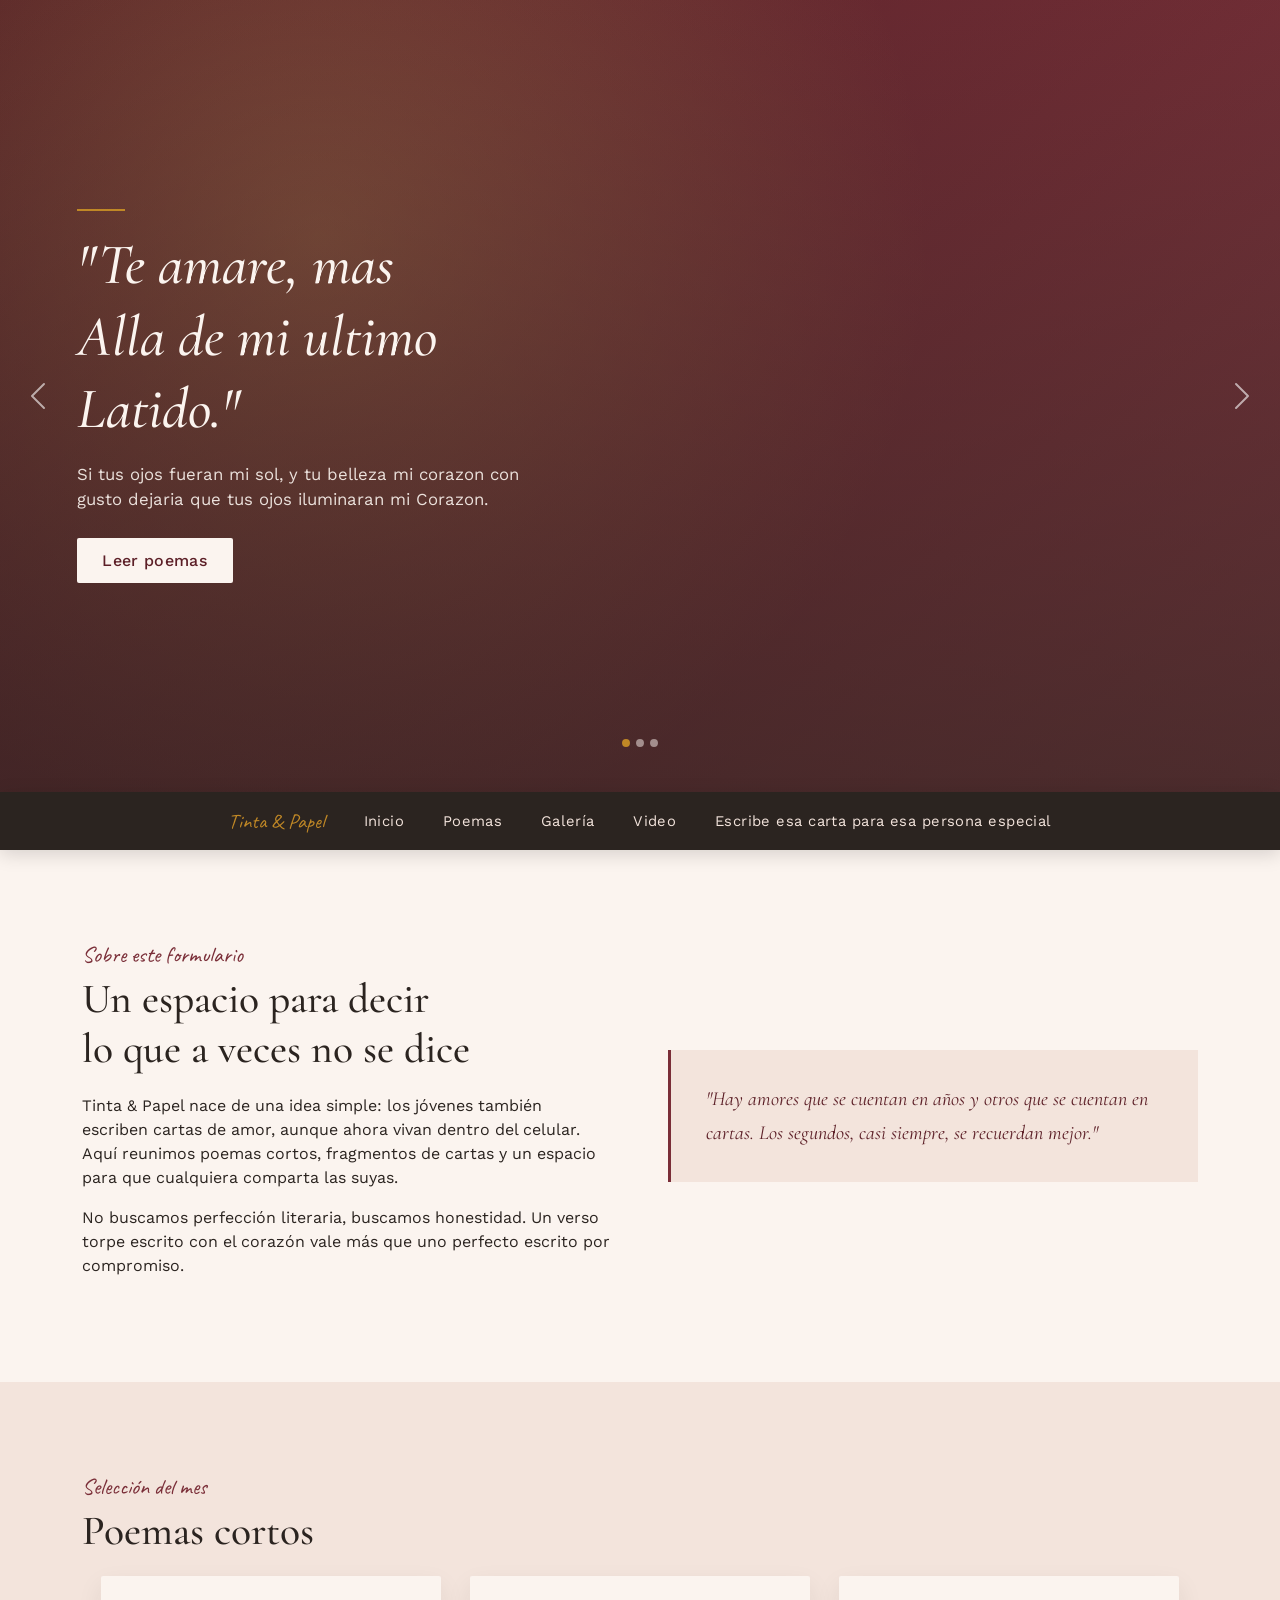
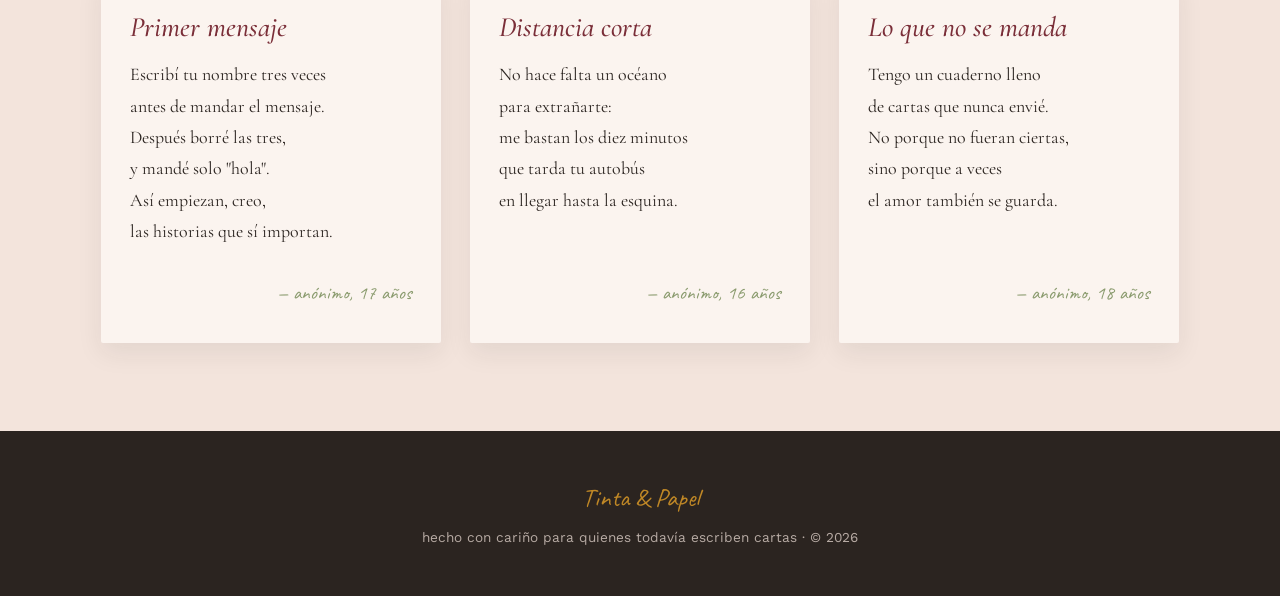
<file: index.html>
<!DOCTYPE html>
<html lang="es">
<head>
<meta charset="UTF-8">
<meta name="viewport" content="width=device-width, initial-scale=1.0">
<title>Tinta y Corazon — Inicio</title>

<link href="https://cdn.jsdelivr.net/npm/bootstrap@5.3.3/dist/css/bootstrap.min.css" rel="stylesheet">
<link rel="preconnect" href="https://fonts.googleapis.com">
<link href="https://fonts.googleapis.com/css2?family=Cormorant+Garamond:ital,wght@0,400;0,500;0,600;1,500&family=Caveat:wght@500;700&family=Work+Sans:wght@400;500;600&display=swap" rel="stylesheet">
<link href="css/Inicio.css" rel="stylesheet">
</head>
<body>

<!-- ===== CARRUSEL AL INICIO ===== -->
<div id="hero-carousel" class="carousel slide" data-bs-ride="carousel">
  <div class="carousel-indicators">
    <button type="button" data-bs-target="#hero-carousel" data-bs-slide-to="0" class="active"></button>
    <button type="button" data-bs-target="#hero-carousel" data-bs-slide-to="1"></button>
    <button type="button" data-bs-target="#hero-carousel" data-bs-slide-to="2"></button>
  </div>
  <div class="carousel-inner">
    <div class="carousel-item active">
      <div class="slide-bg slide-1">
        <div class="slide-text">
          <div class="eyebrow-line"></div>
          <h2>"Te amare, mas<br>Alla de mi ultimo Latido."</h2>
          <p>Si tus ojos fueran mi sol, y tu belleza mi corazon con gusto dejaria que tus ojos iluminaran mi Corazon.</p>
          <a href="#poemas" class="btn btn-parchment">Leer poemas</a>
        </div>
      </div>
    </div>
    <div class="carousel-item">
      <div class="slide-bg slide-2">
        <div class="slide-text">
          <div class="eyebrow-line"></div>
          <h2>"Cuando tienes los ojos puestos en la luna,<br>las estrellas no te distraen."</h2>
          <p>Cartas breves, versos jóvenes y confesiones que caben en un bolsillo.</p>
          <a href="imag/Imagenes.html#galeria" class="btn btn-parchment">Ver galería</a>
        </div>
      </div>
    </div>
    <div class="carousel-item">
      <div class="slide-bg slide-3">
        <div class="slide-text">
          <div class="eyebrow-line"></div>
          <h2>"No es amor de una vez,<br>es amor de todas las veces."</h2>
          <p>Escribe tu propia carta para esa persona especial.</p>
          <a href="imag/Contactanos.html" class="btn btn-parchment">Escribir mi carta</a>
        </div>
      </div>
    </div>
  </div>
  <button class="carousel-control-prev" type="button" data-bs-target="#hero-carousel" data-bs-slide="prev">
    <span class="carousel-control-prev-icon"></span>
  </button>
  <button class="carousel-control-next" type="button" data-bs-target="#hero-carousel" data-bs-slide="next">
    <span class="carousel-control-next-icon"></span>
  </button>
</div>

<!-- ===== MENÚ (compartido en las 4 páginas) ===== -->
<nav class="ribbon-nav">
  <div class="nav-flex">
    <span class="ribbon-seal">Tinta &amp; Papel</span>
    <a href="index.html">Inicio</a>
    <a href="index.html#poemas">Poemas</a>
    <a href="imag/Imagenes.html#galeria">Galería</a>
    <a href="imag/Imagenes.html#video">Video</a>
    <a href="imag/Contactanos.html">Escribe esa carta para esa persona especial</a>
  </div>
</nav>

<main>

  <!-- ===== INTRO (CSS GRID) ===== -->
  <section>
    <div class="container">
      <div class="intro-grid">
        <div>
          <span class="section-tag">Sobre este formulario</span>
          <h1 class="section-title">Un espacio para decir<br>lo que a veces no se dice</h1>
          <p>Tinta &amp; Papel nace de una idea simple: los jóvenes también escriben cartas de amor,
            aunque ahora vivan dentro del celular. Aquí reunimos poemas cortos, fragmentos de cartas
            y un espacio para que cualquiera comparta las suyas.</p>
          <p>No buscamos perfección literaria, buscamos honestidad. Un verso torpe escrito con el
            corazón vale más que uno perfecto escrito por compromiso.</p>
        </div>
        <div class="intro-card">
          "Hay amores que se cuentan en años y otros que se cuentan en cartas.
          Los segundos, casi siempre, se recuerdan mejor."
        </div>
      </div>
    </div>
  </section>

  <!-- ===== POEMAS (FLEXBOX) ===== -->
  <section id="poemas" class="bg-soft">
    <div class="container">
      <span class="section-tag">Selección del mes</span>
      <h2 class="section-title">Poemas cortos</h2>
      <div class="poem-row">
        <article class="poem-card">
          <h3>Primer mensaje</h3>
          <p>Escribí tu nombre tres veces<br>antes de mandar el mensaje.<br>
            Después borré las tres,<br>y mandé solo "hola".<br>
            Así empiezan, creo,<br>las historias que sí importan.</p>
          <span class="poem-signature">— anónimo, 17 años</span>
        </article>
        <article class="poem-card">
          <h3>Distancia corta</h3>
          <p>No hace falta un océano<br>para extrañarte:<br>
            me bastan los diez minutos<br>que tarda tu autobús<br>
            en llegar hasta la esquina.</p>
          <span class="poem-signature">— anónimo, 16 años</span>
        </article>
        <article class="poem-card">
          <h3>Lo que no se manda</h3>
          <p>Tengo un cuaderno lleno<br>de cartas que nunca envié.<br>
            No porque no fueran ciertas,<br>sino porque a veces<br>
            el amor también se guarda.</p>
          <span class="poem-signature">— anónimo, 18 años</span>
        </article>
      </div>
    </div>
  </section>

</main>

<footer>
  <div class="script">Tinta &amp; Papel</div>
  <p>hecho con cariño para quienes todavía escriben cartas · © 2026</p>
</footer>

<script src="https://cdn.jsdelivr.net/npm/bootstrap@5.3.3/dist/js/bootstrap.bundle.min.js"></script>
</body>
</html>
</file>
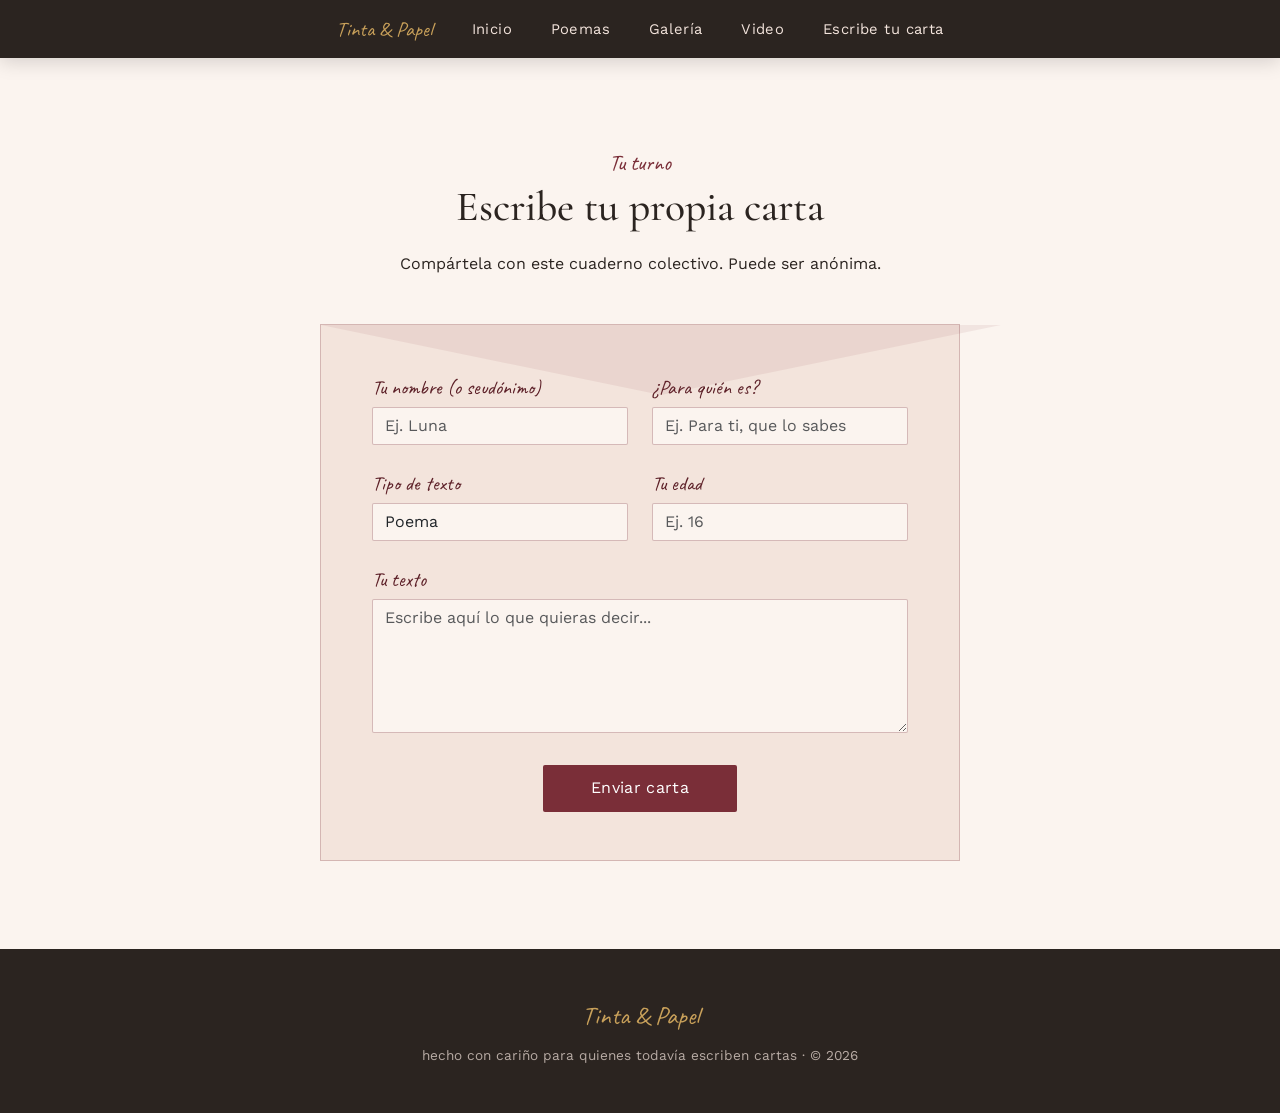
<file: imag/Contactanos.html>
<!DOCTYPE html>
<html lang="es">
<head>
<meta charset="UTF-8">
<meta name="viewport" content="width=device-width, initial-scale=1.0">
<title>Tinta y Papel — Contáctanos</title>

<link href="https://cdn.jsdelivr.net/npm/bootstrap@5.3.3/dist/css/bootstrap.min.css" rel="stylesheet">
<link rel="preconnect" href="https://fonts.googleapis.com">
<link href="https://fonts.googleapis.com/css2?family=Cormorant+Garamond:ital,wght@0,400;0,500;0,600;1,500&family=Caveat:wght@500;700&family=Work+Sans:wght@400;500;600&display=swap" rel="stylesheet">
<link href="../css/Contactanos.css" rel="stylesheet">
</head>
<body>

<!-- ===== MENÚ (igual que en inicio.html) ===== -->
<nav class="ribbon-nav">
  <div class="nav-flex">
    <span class="ribbon-seal">Tinta &amp; Papel</span>
    <a href="../index.html">Inicio</a>
    <a href="../index.html#poemas">Poemas</a>
    <a href="Imagenes.html#galeria">Galería</a>
    <a href="Imagenes.html#video">Video</a>
    <a href="Contactanos.html">Escribe tu carta</a>
  </div>
</nav>

<main>

  <!-- ===== FORMULARIO (SOBRE DE CARTA) ===== -->
  <section id="contacto">
    <div class="container">
      <div class="text-center mb-5">
        <span class="section-tag">Tu turno</span>
        <h2 class="section-title">Escribe tu propia carta</h2>
        <p>Compártela con este cuaderno colectivo. Puede ser anónima.</p>
      </div>

      <form class="envelope-wrap" id="love-form">
        <div class="row g-4">
          <div class="col-md-6">
            <label class="form-label" for="nombre">Tu nombre (o seudónimo)</label>
            <input type="text" class="form-control" id="nombre" placeholder="Ej. Luna" required>
          </div>
          <div class="col-md-6">
            <label class="form-label" for="destinatario">¿Para quién es?</label>
            <input type="text" class="form-control" id="destinatario" placeholder="Ej. Para ti, que lo sabes" required>
          </div>
          <div class="col-md-6">
            <label class="form-label" for="tipo">Tipo de texto</label>
            <select class="form-select" id="tipo">
              <option>Poema</option>
              <option>Carta</option>
              <option>Nota corta</option>
            </select>
          </div>
          <div class="col-md-6">
            <label class="form-label" for="edad">Tu edad</label>
            <input type="number" class="form-control" id="edad" min="13" max="99" placeholder="Ej. 16">
          </div>
          <div class="col-12">
            <label class="form-label" for="mensaje">Tu texto</label>
            <textarea class="form-control" id="mensaje" rows="5" placeholder="Escribe aquí lo que quieras decir..." required></textarea>
          </div>
          <div class="col-12 text-center pt-2">
            <button type="submit" class="btn btn-wine px-5">Enviar carta</button>
            <p id="form-msg" class="mt-3 mb-0 script fs-4" style="color:var(--sage); display:none;">
              Gracias, tu carta fue guardada en el cuaderno ✧
            </p>
          </div>
        </div>
      </form>
    </div>
  </section>

</main>

<footer>
  <div class="script">Tinta &amp; Papel</div>
  <p>hecho con cariño para quienes todavía escriben cartas · © 2026</p>
</footer>

<script src="https://cdn.jsdelivr.net/npm/bootstrap@5.3.3/dist/js/bootstrap.bundle.min.js"></script>
<script>
  document.getElementById('love-form').addEventListener('submit', function(e){
    e.preventDefault();
    document.getElementById('form-msg').style.display = 'block';
    this.reset();
  });
</script>
</body>
</html>
</file>
<file: css/Inicio.css>
:root{
  --parchment:#F3E4DC;
  --parchment-soft:#FBF4EF;
  --ink:#2B2420;
  --wine:#7A2E38;
  --wine-dark:#5C1F27;
  --sage:#8A9B6E;
  --gold:#c08826;
}

*{ box-sizing:border-box; }

body{
  background:var(--parchment-soft);
  color:var(--ink);
  font-family:'Work Sans', sans-serif;
  margin:0;
}

h1,h2,h3,.serif{ font-family:'Cormorant Garamond', serif; }
.script{ font-family:'Caveat', cursive; }
a{ text-decoration:none; }

section{ padding:5.5rem 0; }
.section-tag{
  color:var(--wine);
  font-family:'Caveat', cursive;
  font-size:1.4rem;
  margin-bottom:.2rem;
  display:block;
}
.section-title{
  font-size:clamp(1.9rem, 3.4vw, 2.6rem);
  font-weight:500;
  margin-bottom:1.2rem;
}
.bg-soft{ background:var(--parchment); }

/* ===== MENÚ (listón) — igual en las 4 páginas ===== */
.ribbon-nav{
  background:var(--ink);
  position:sticky;
  top:0;
  z-index:40;
  box-shadow:0 4px 18px rgba(0,0,0,.15);
}
.ribbon-nav .nav-flex{
  display:flex;
  flex-wrap:wrap;
  align-items:center;
  justify-content:center;
  gap:clamp(1rem, 3vw, 2.6rem);
  padding:.85rem 1rem;
}
.ribbon-nav a{
  color:var(--parchment);
  font-size:.92rem;
  letter-spacing:.03em;
  position:relative;
  padding:.2rem 0;
}
.ribbon-nav a::after{
  content:"";
  position:absolute;
  left:0; bottom:-3px;
  width:0%;
  height:1px;
  background:var(--gold);
  transition:width .25s ease;
}
.ribbon-nav a:hover::after{ width:100%; }
.ribbon-seal{
  color:var(--gold);
  font-family:'Caveat', cursive;
  font-size:1.3rem;
}

/* ===== CARRUSEL ===== */
#hero-carousel{ height:88vh; min-height:520px; }
#hero-carousel .carousel-inner,
#hero-carousel .carousel-item{ height:88vh; min-height:520px; }
.slide-bg{
  width:100%; height:100%;
  display:flex; align-items:center;
  background-size:cover; background-position:center;
  position:relative;
}
.slide-bg::after{
  content:"";
  position:absolute; inset:0;
  background:linear-gradient(180deg, rgba(43,36,32,.15) 0%, rgba(43,36,32,.65) 100%);
}
.slide-1{ background-color:#7A2E38; background-image:radial-gradient(circle at 25% 30%, rgba(201,161,90,.35), transparent 55%), linear-gradient(135deg,#5C1F27,#7A2E38 60%,#8A3B45); }
.slide-2{ background-color:#3E4A31; background-image:radial-gradient(circle at 75% 25%, rgba(243,228,220,.2), transparent 50%), linear-gradient(135deg,#2E3624,#4A5936 60%,#6A7A50); }
.slide-3{ background-color:#4A2E3A; background-image:radial-gradient(circle at 50% 75%, rgba(201,161,90,.3), transparent 55%), linear-gradient(135deg,#3A2230,#5C2F42 60%,#7A3E52); }

.slide-text{ position:relative; z-index:2; color:var(--parchment-soft); max-width:640px; padding:0 6vw; }
.slide-text .eyebrow-line{ width:48px; height:2px; background:var(--gold); margin-bottom:1.2rem; }
.slide-text h2{ font-size:clamp(2.1rem, 5vw, 3.6rem); font-style:italic; font-weight:500; line-height:1.25; margin-bottom:1rem; }
.slide-text p{ font-size:1.05rem; opacity:.9; max-width:480px; margin-bottom:1.6rem; }

.btn-parchment{
  background:var(--parchment-soft);
  color:var(--wine-dark);
  border:none;
  padding:.65rem 1.6rem;
  border-radius:2px;
  font-weight:500;
  letter-spacing:.02em;
  transition:transform .25s ease, background .25s ease;
}
.btn-parchment:hover{ background:var(--gold); color:#fff; transform:translateY(-2px); }

#hero-carousel .carousel-indicators{ margin-bottom:2.2rem; }
#hero-carousel .carousel-indicators [data-bs-target]{
  background-color:var(--parchment-soft);
  width:8px; height:8px; border-radius:50%; opacity:.5;
}
#hero-carousel .carousel-indicators .active{ opacity:1; background-color:var(--gold); }
#hero-carousel .carousel-control-prev,
#hero-carousel .carousel-control-next{ width:6%; opacity:.6; }

/* ===== INTRO (GRID) ===== */
.intro-grid{
  display:grid;
  grid-template-columns:1fr 1fr;
  gap:3.5rem;
  align-items:center;
}
.intro-card{
  background:var(--parchment);
  border-left:3px solid var(--wine);
  padding:2rem 2.2rem;
  font-family:'Cormorant Garamond', serif;
  font-size:1.25rem;
  font-style:italic;
  line-height:1.7;
  color:var(--wine-dark);
}
@media (max-width:860px){ .intro-grid{ grid-template-columns:1fr; } }

/* ===== POEMAS (FLEXBOX) ===== */
.poem-row{ display:flex; flex-wrap:wrap; gap:1.8rem; justify-content:center; }
.poem-card{
  flex:1 1 280px;
  max-width:340px;
  background:var(--parchment-soft);
  padding:2.2rem 1.8rem;
  border-radius:2px;
  box-shadow:0 10px 26px rgba(43,36,32,.08);
  display:flex;
  flex-direction:column;
  transition:transform .3s ease;
}
.poem-card:hover{ transform:translateY(-6px); }
.poem-card h3{ color:var(--wine); font-style:italic; margin-bottom:.9rem; }
.poem-card p{ font-family:'Cormorant Garamond', serif; font-size:1.12rem; line-height:1.75; flex-grow:1; }
.poem-signature{ align-self:flex-end; font-family:'Caveat', cursive; color:var(--sage); font-size:1.2rem; margin-top:1rem; }

/* ===== FOOTER ===== */
footer{ background:var(--ink); color:var(--parchment); padding:3rem 0 2rem; text-align:center; }
footer .script{ color:var(--gold); font-size:1.6rem; }
footer p{ opacity:.7; font-size:.85rem; margin-top:.6rem; }
</file>
<file: css/Contactanos.css>
:root{
  --parchment:#F3E4DC;
  --parchment-soft:#FBF4EF;
  --ink:#2B2420;
  --wine:#7A2E38;
  --wine-dark:#5C1F27;
  --sage:#8A9B6E;
  --gold:#C9A15A;
}

*{ box-sizing:border-box; }

body{
  background:var(--parchment-soft);
  color:var(--ink);
  font-family:'Work Sans', sans-serif;
  margin:0;
}

h1,h2,h3,.serif{ font-family:'Cormorant Garamond', serif; }
.script{ font-family:'Caveat', cursive; }
a{ text-decoration:none; }

section{ padding:5.5rem 0; }
.section-tag{
  color:var(--wine);
  font-family:'Caveat', cursive;
  font-size:1.4rem;
  margin-bottom:.2rem;
  display:block;
}
.section-title{
  font-size:clamp(1.9rem, 3.4vw, 2.6rem);
  font-weight:500;
  margin-bottom:1.2rem;
}

/* ===== MENÚ (listón) — igual en las 4 páginas ===== */
.ribbon-nav{
  background:var(--ink);
  position:sticky;
  top:0;
  z-index:40;
  box-shadow:0 4px 18px rgba(0,0,0,.15);
}
.ribbon-nav .nav-flex{
  display:flex;
  flex-wrap:wrap;
  align-items:center;
  justify-content:center;
  gap:clamp(1rem, 3vw, 2.6rem);
  padding:.85rem 1rem;
}
.ribbon-nav a{
  color:var(--parchment);
  font-size:.92rem;
  letter-spacing:.03em;
  position:relative;
  padding:.2rem 0;
}
.ribbon-nav a::after{
  content:"";
  position:absolute;
  left:0; bottom:-3px;
  width:0%;
  height:1px;
  background:var(--gold);
  transition:width .25s ease;
}
.ribbon-nav a:hover::after{ width:100%; }
.ribbon-seal{
  color:var(--gold);
  font-family:'Caveat', cursive;
  font-size:1.3rem;
}

/* ===== FORMULARIO (sobre de carta) ===== */
.envelope-wrap{
  max-width:640px;
  margin:0 auto;
  background:var(--parchment);
  border:1px solid rgba(122,46,56,.25);
  padding:3rem clamp(1.6rem,5vw,3.2rem);
  position:relative;
}
.envelope-wrap::before{
  content:"";
  position:absolute;
  top:0; left:0; right:0;
  height:0;
  border-left:340px solid transparent;
  border-right:340px solid transparent;
  border-top:70px solid rgba(122,46,56,.08);
  max-width:100%;
}
.form-label{
  font-family:'Caveat', cursive;
  font-size:1.25rem;
  color:var(--wine-dark);
  margin-bottom:.25rem;
}
.form-control, .form-select{
  background:var(--parchment-soft);
  border:1px solid rgba(122,46,56,.3);
  border-radius:2px;
  font-family:'Work Sans', sans-serif;
}
.form-control:focus, .form-select:focus{
  border-color:var(--wine);
  box-shadow:0 0 0 .2rem rgba(122,46,56,.15);
}
.btn-wine{
  background:var(--wine);
  color:#fff;
  border:none;
  padding:.7rem 2rem;
  border-radius:2px;
  letter-spacing:.02em;
  transition:background .25s ease;
}
.btn-wine:hover{ background:var(--wine-dark); color:#fff; }

/* ===== FOOTER ===== */
footer{ background:var(--ink); color:var(--parchment); padding:3rem 0 2rem; text-align:center; }
footer .script{ color:var(--gold); font-size:1.6rem; }
footer p{ opacity:.7; font-size:.85rem; margin-top:.6rem; }
</file>
